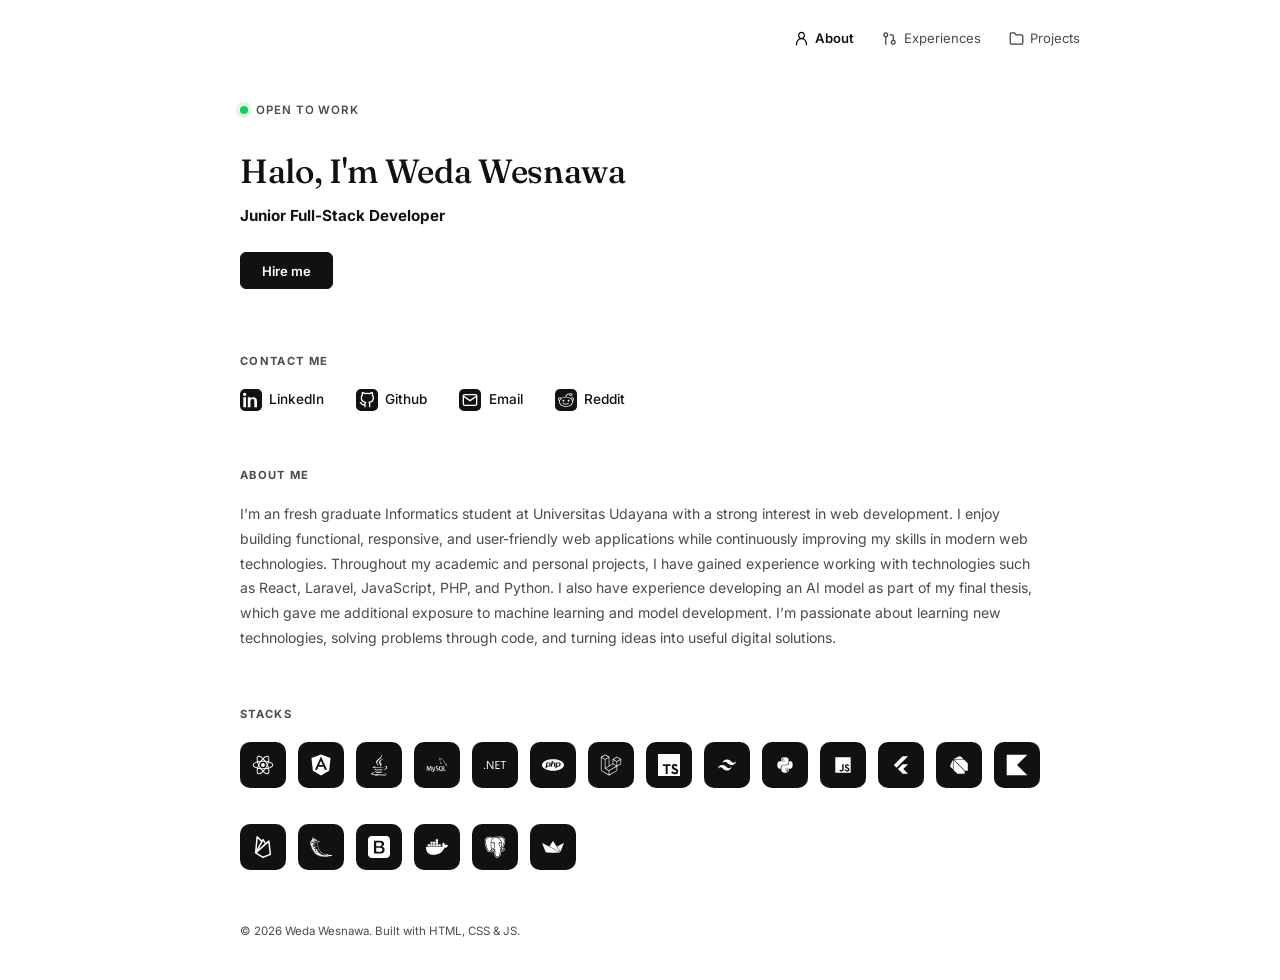
<file: index.html>
<!DOCTYPE html>
<html lang="id">
<head>
<meta charset="UTF-8" />
<meta name="viewport" content="width=device-width, initial-scale=1.0" />
<meta name="color-scheme" content="light dark" />
<title>Wed | About</title>
<meta name="description" content="Portfolio Weda Wesnawa, Junior Full-Stack Web Developer. Passionate about building modern and user-friendly web applications with React, TypeScript, Laravel, and MySQL." />
<meta name="author" content="Weda Wesnawa" />
<link rel="canonical" href="https://wedawesnawa.github.io/porto-wed/" />

<link rel="icon" type="image/svg" href="./assets/icon/icon.svg">
<link rel="preconnect" href="https://fonts.googleapis.com" />
<link rel="preconnect" href="https://fonts.gstatic.com" crossorigin />
<link
  href="https://fonts.googleapis.com/css2?family=Fraunces:wght@450;500;600&family=Inter:wght@400;500;600;700&family=JetBrains+Mono:wght@400;500&display=swap"
  rel="stylesheet"
/>

<meta property="og:type" content="website" />
<meta property="og:url" content="https://wedawesnawa.github.io/porto-wed/" />
<meta property="og:site_name" content="Weda Wesnawa — Portfolio" />
<meta property="og:title" content="Weda Wesnawa, Junior Full-Stack Web Developer" />
<meta property="og:description" content="Portfolio Weda Wesnawa, Junior Full-Stack Web Developer. Passionate about building modern and user-friendly web applications with React, TypeScript, Laravel, and MySQL." />
<meta property="og:image" content="https://wedawesnawa.github.io/porto-wed/assets/pic/person.jpeg" />
<meta property="og:image:width" content="1200" />
<meta property="og:image:height" content="630" />
<meta property="og:locale" content="id_ID" />

<meta name="twitter:card" content="summary_large_image" />
<meta name="twitter:title" content="Weda Wesnawa, Junior Full-Stack Web Developer" />
<meta name="twitter:description" content="Portfolio Weda Wesnawa, Junior Full-Stack Web Developer. Passionate about building modern and user-friendly web applications with React, TypeScript, Laravel, and MySQL." />
<meta name="twitter:image" content="https://wedawesnawa.github.io/porto-wed/assets/pic/person.jpeg" />

<script type="application/ld+json">
{
  "@context": "https://schema.org",
  "@type": "Person",
  "name": "Pande Nyoman Weda Wesnawa",
  "jobTitle": "Junior Full Stack Web Developer",
  "url": "https://wedawesnawa.github.io/porto-wed/",
  "image": "https://wedawesnawa.github.io/porto-wed/assets/pic/person.jpeg",
  "email": "mailto:komangweda360@gmail.com",
  "address": {
    "@type": "PostalAddress",
    "addressRegion": "Bali",
    "addressCountry": "ID"
  },
  "sameAs": [
    "https://linkedin.com/in/wedawesnawa",
    "https://github.com/wedawesnawa"
  ],
  "knowsAbout": ["React", "TypeScript", "Laravel", "MySQL", "Angular", ".NET", "PHP", "Tailwind CSS", "Microsoft SQL Server"]
}
</script>

<link rel="stylesheet" href="css/style.css" />
</head>
<body>

<div id="app" data-loading="true">

  <!-- Skeleton shown while JSON data loads -->
  <div class="skeleton" aria-hidden="true">
    <div class="w-40 bar"></div>
    <div class="bar w-70" style="margin-top:1.5rem;"></div>
    <div class="w-40 bar"></div>
    <div class="bar w-100" style="margin-top:2rem;"></div>
    <div class="bar w-70"></div>
  </div>

  <div class="content">
    <!-- Nav -->
    <nav class="nav">
      <div class="wrap" id="nav-links"></div>
    </nav>

    <!-- Hero -->
    <header class="hero">
      <div class="wrap">
        <p class="status">
          <span class="status-dot" aria-hidden="true"></span>
          <span id="status-label"></span>
        </p>
        <h1 id="hero-greeting"></h1>
        <p class="role" id="hero-role"></p>
        <button class="btn-hire" id="hero-cta" type="button"></button>
      </div>
    </header>

    <!-- Contact -->
    <section class="section" aria-labelledby="contact-label">
      <div class="wrap">
        <p class="section-label" id="contact-label">Contact Me</p>
        <div class="contact-list" id="contact-list"></div>
      </div>
    </section>

    <!-- About -->
    <section class="section" id="about" aria-labelledby="about-label">
      <div class="wrap">
        <p class="section-label" id="about-label">About Me</p>
        <div class="about-text">
          <p id="about-text"></p>
        </div>
      </div>
    </section>

    <!-- Stacks -->
    <section class="section" aria-labelledby="stacks-label">
      <div class="wrap">
        <p class="section-label" id="stacks-label">Stacks</p>
        <div class="stacks-grid" id="stacks-grid"></div>
      </div>
    </section>

    <footer class="footer">
      <div class="wrap" id="footer-text"></div>
    </footer>

    <div class="modal-overlay" id="hire-modal" hidden>
      <div class="modal-backdrop" data-modal-close></div>
      <div class="modal-panel" role="dialog" aria-modal="true" aria-label="Contact card">
        <button class="modal-close" type="button" data-modal-close aria-label="Close">&times;</button>
        <img
          class="modal-image"
          src="assets/pic/cardname.png"
          alt="Kartu nama — informasi kontak"
        />
      </div>
    </div>
  </div>
</div>

<script src="js/main.js"></script>
</body>
</html>
</file>
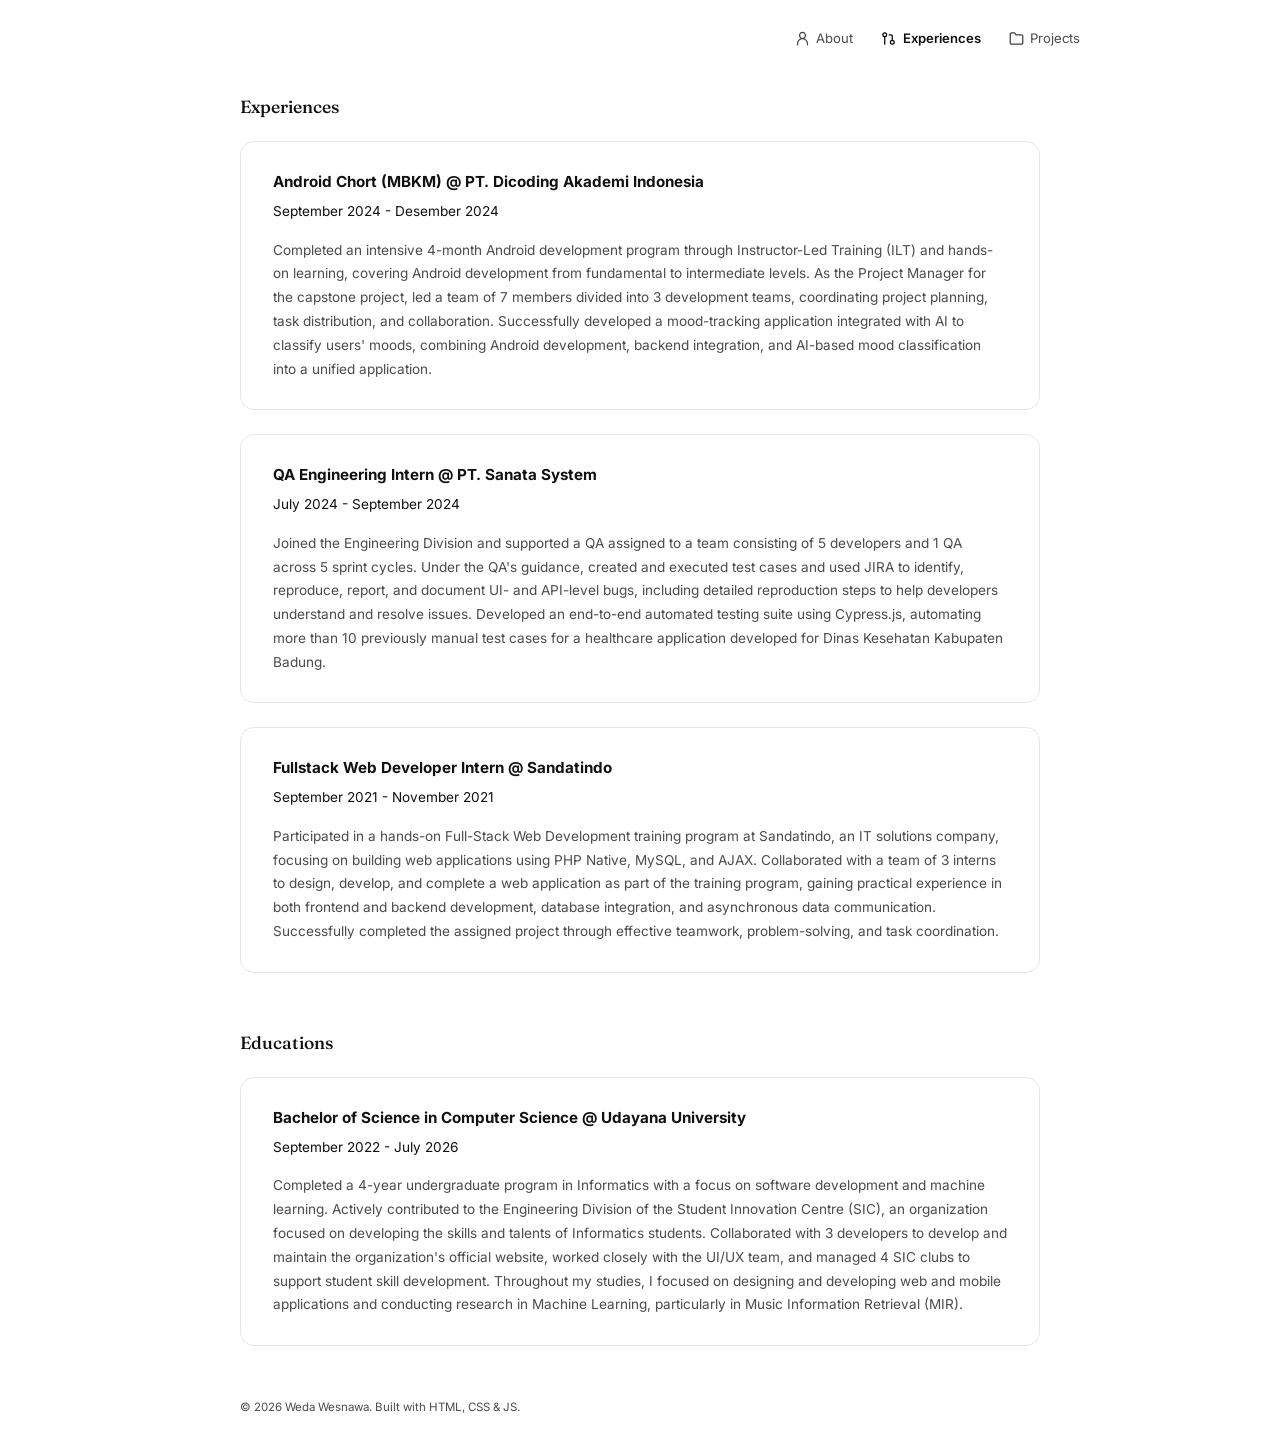
<file: experience.html>
<!DOCTYPE html>
<html lang="id">
<head>
<meta charset="UTF-8" />
<meta name="viewport" content="width=device-width, initial-scale=1.0" />
<meta name="color-scheme" content="light dark" />
<title>Wed | Experience</title>
<meta name="author" content="Weda Wesnawa" />
<link rel="canonical" href="https://wedawesnawa.github.io/porto-wed/" />

<meta property="og:type" content="website" />
<meta property="og:url" content="https://wedawesnawa.github.io/porto-wed/" />
<meta property="og:site_name" content="Weda Wesnawa — Portfolio" />
<meta property="og:title" content="Weda Wesnawa — Junior Full-Stack Web Developer" />
<meta property="og:description" content="Portfolio Weda Wesnawa, Junior Full-Stack Web Developer. Passionate about building modern and user-friendly web applications with React, TypeScript, Laravel, and MySQL." />
<meta property="og:image" content="https://wedawesnawa.github.io/porto-wed/assets/pic/person.jpeg" />
<meta property="og:image:width" content="1200" />
<meta property="og:image:height" content="630" />
<meta property="og:locale" content="id_ID" />

<meta name="twitter:card" content="summary_large_image" />
<meta name="twitter:title" content="Weda Wesnawa — Junior Full-Stack Web Developer" />
<meta name="twitter:description" content="Portfolio Weda Wesnawa, Junior Full-Stack Web Developer. Passionate about building modern and user-friendly web applications with React, TypeScript, Laravel, and MySQL." />
<meta name="twitter:image" content="https://wedawesnawa.github.io/porto-wed/assets/pic/person.jpeg" />

<link rel="icon" type="image/svg" href="./assets/icon/icon.svg">
<link rel="preconnect" href="https://fonts.googleapis.com" />
<link rel="preconnect" href="https://fonts.gstatic.com" crossorigin />
<link
  href="https://fonts.googleapis.com/css2?family=Fraunces:wght@450;500;600&family=Inter:wght@400;500;600;700&family=JetBrains+Mono:wght@400;500&display=swap"
  rel="stylesheet"
/>

<link rel="stylesheet" href="css/style.css" />
</head>
<body>

<div id="app" data-loading="true">

  <!-- Skeleton shown while JSON data loads -->
  <div class="skeleton" aria-hidden="true">
    <div class="w-40 bar"></div>
    <div class="bar w-100" style="margin-top:2rem;"></div>
    <div class="bar w-70"></div>
  </div>

  <div class="content">
    <!-- Nav -->
    <nav class="nav">
      <div class="wrap" id="nav-links"></div>
    </nav>

    <!-- Experience -->
    <section class="section section-first" id="experience" aria-labelledby="exp-label">
      <div class="wrap">
        <h2 class="section-heading" id="exp-label">Experiences</h2>
        <div class="card-list" id="exp-list"></div>
      </div>
    </section>

    <!-- Education -->
    <section class="section" id="education" aria-labelledby="edu-label">
      <div class="wrap">
        <h2 class="section-heading" id="edu-label">Educations</h2>
        <div class="card-list" id="edu-list"></div>
      </div>
    </section>

    <footer class="footer">
      <div class="wrap" id="footer-text"></div>
    </footer>
  </div>
</div>

<script src="js/main.js"></script>
</body>
</html>
</file>
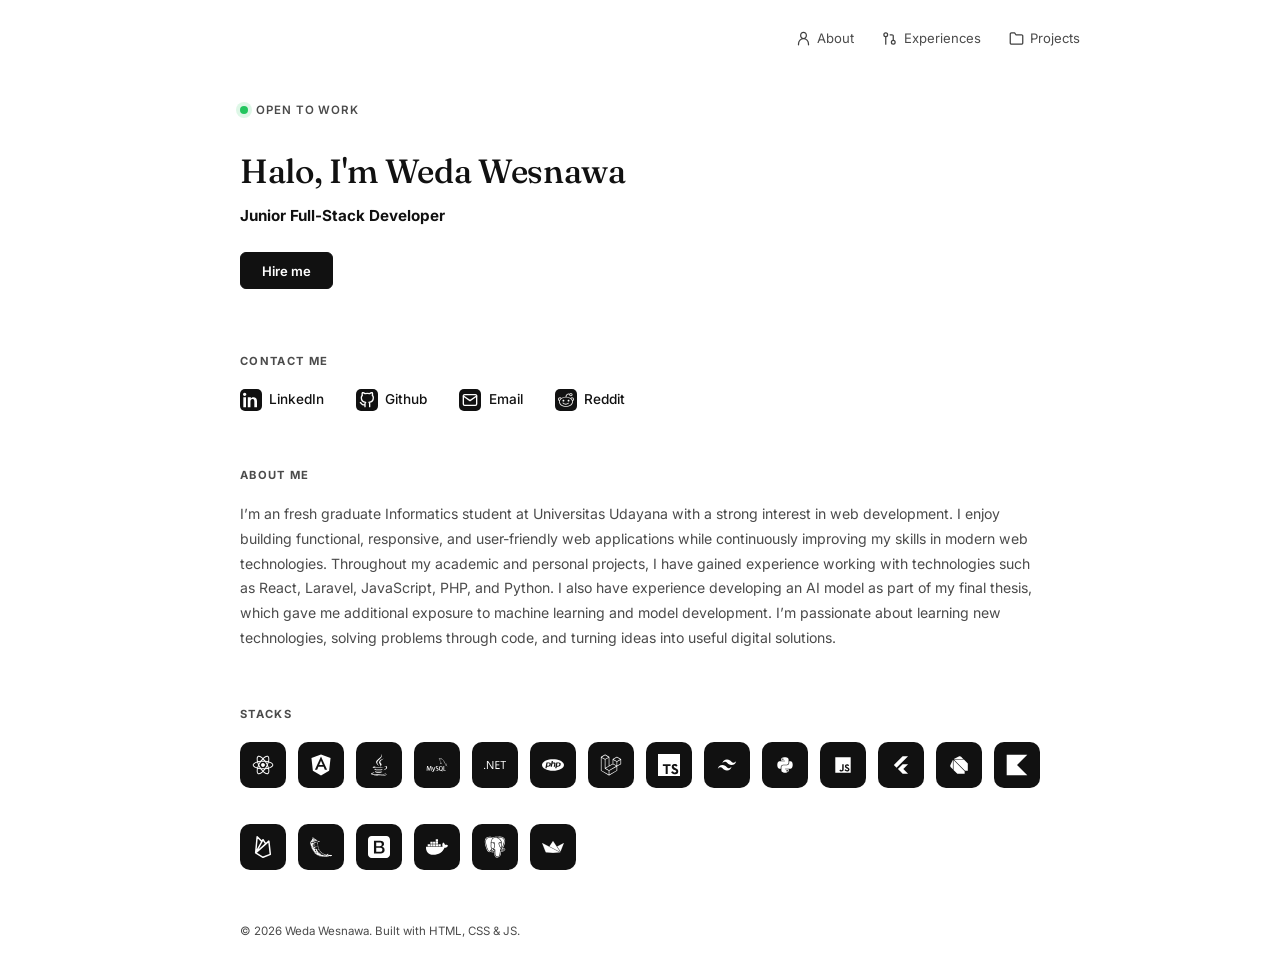
<file: main.html>
<!DOCTYPE html>
<html lang="id">
<head>
<meta charset="UTF-8" />
<meta name="viewport" content="width=device-width, initial-scale=1.0" />
<title>Wed | About</title>
<meta name="description" content="Personal portfolio — Junior Frontend Developer" />

<link rel="icon" type="image/svg" href="/assets/icon/icon.svg">
<link rel="preconnect" href="https://fonts.googleapis.com" />
<link rel="preconnect" href="https://fonts.gstatic.com" crossorigin />
<link
  href="https://fonts.googleapis.com/css2?family=Fraunces:wght@450;500;600&family=Inter:wght@400;500;600;700&family=JetBrains+Mono:wght@400;500&display=swap"
  rel="stylesheet"
/>

<link rel="stylesheet" href="css/style.css" />
</head>
<body>

<div id="app" data-loading="true">

  <!-- Skeleton shown while JSON data loads -->
  <div class="skeleton" aria-hidden="true">
    <div class="w-40 bar"></div>
    <div class="bar w-70" style="margin-top:1.5rem;"></div>
    <div class="w-40 bar"></div>
    <div class="bar w-100" style="margin-top:2rem;"></div>
    <div class="bar w-70"></div>
  </div>

  <div class="content">
    <!-- Nav -->
    <nav class="nav">
      <div class="wrap" id="nav-links"></div>
    </nav>

    <!-- Hero -->
    <header class="hero">
      <div class="wrap">
        <p class="status">
          <span class="status-dot" aria-hidden="true"></span>
          <span id="status-label"></span>
        </p>
        <h1 id="hero-greeting"></h1>
        <p class="role" id="hero-role"></p>
        <button class="btn-hire" id="hero-cta" type="button"></button>
      </div>
    </header>

    <!-- Contact -->
    <section class="section" aria-labelledby="contact-label">
      <div class="wrap">
        <p class="section-label" id="contact-label">Contact Me</p>
        <div class="contact-list" id="contact-list"></div>
      </div>
    </section>

    <!-- About -->
    <section class="section" id="about" aria-labelledby="about-label">
      <div class="wrap">
        <p class="section-label" id="about-label">About Me</p>
        <div class="about-text">
          <p id="about-text"></p>
        </div>
      </div>
    </section>

    <!-- Stacks -->
    <section class="section" aria-labelledby="stacks-label">
      <div class="wrap">
        <p class="section-label" id="stacks-label">Stacks</p>
        <div class="stacks-grid" id="stacks-grid"></div>
      </div>
    </section>

    <footer class="footer">
      <div class="wrap" id="footer-text"></div>
    </footer>

    <div class="modal-overlay" id="hire-modal" hidden>
      <div class="modal-backdrop" data-modal-close></div>
      <div class="modal-panel" role="dialog" aria-modal="true" aria-label="Contact card">
        <button class="modal-close" type="button" data-modal-close aria-label="Close">&times;</button>
        <img
          class="modal-image"
          src="assets/pic/cardname.png"
          alt="Kartu nama — informasi kontak"
        />
      </div>
    </div>
  </div>
</div>

<script src="js/main.js"></script>
</body>
</html>
</file>
<file: css/style.css>
:root {
  color-scheme: light dark;
  --bg: #ffffff;
  --ink: #111111;
  --ink-soft: #4b4b4b;
  --line: #e6e6e6;
  --accent: #22c55e;
  --surface: #f6f6f5;

  --btn-close: #111111;
  --chip-bg: #111111;
  --cta-bg: #111111;
  --cta-bg-hover: #000000;
  --cta-text: #ffffff;
  --media-bg: #111111;
  --card-bg: #ffffff;

  --font-display: "Fraunces", "Georgia", serif;
  --font-body: "Inter", -apple-system, BlinkMacSystemFont, "Segoe UI", sans-serif;
  --font-mono: "JetBrains Mono", "Courier New", monospace;

  --maxw: 880px;
  --gap: clamp(1.25rem, 4vw, 2.5rem);
}

@media (prefers-color-scheme: dark) {
  :root {
    --bg: #111113;
    --ink: #f2f2f0;
    --ink-soft: #a3a3a1;
    --line: #2a2a2c;
    --surface: #1b1b1d;

    --btn-close: #111111;
    --cta-bg: #f2f2f0;
    --cta-bg-hover: #ffffff;
    --cta-text: #111113;
    --media-bg: #2a2a2c;
    --card-bg: #1b1b1d;
  }

  .project-tag img,
  .nav-link svg,
  .nav-link img {
    filter: invert(1);
  }
}

* { box-sizing: border-box; -webkit-tap-highlight-color: transparent;}

html {
  scroll-behavior: smooth;
}

html, body {
  height: 100%;
}

body {
  margin: 0;
  background: var(--bg);
  color: var(--ink);
  font-family: var(--font-body);
  font-size: 15px;
  line-height: 1.6;
  -webkit-font-smoothing: antialiased;
} 

@media (prefers-reduced-motion: reduce) {
  html { scroll-behavior: auto; }
  * { animation-duration: 0.01ms !important; transition-duration: 0.01ms !important; }
}

a {
  color: inherit;
  text-decoration: none;
  -webkit-touch-callout: none;
}

img, svg { display: block; max-width: 100%; }

button { font-family: inherit; }

.wrap {
  max-width: var(--maxw);
  margin: 0 auto;
  padding: 0 var(--gap);
}

/* ---------- Sticky footer layout ---------- */
#app {
  min-height: 100%;
  display: flex;
  flex-direction: column;
}
.content {
  flex: 1;
  display: flex;
  flex-direction: column;
}


/* ---------- Loading state ---------- */
#app[data-loading="true"] .skeleton { display: block; }
#app[data-loading="true"] .content { display: none; }
.skeleton {
  display: none;
  max-width: var(--maxw);
  margin: 0 auto;
  padding: 3.5rem var(--gap);
}
.skeleton .bar {
  height: 12px;
  border-radius: 4px;
  background: linear-gradient(90deg, var(--surface) 25%, #ececea 37%, var(--surface) 63%);
  background-size: 400% 100%;
  animation: shimmer 1.4s ease infinite;
  margin-bottom: 0.75rem;
}
.skeleton .bar.w-40 { width: 40%; height: 22px; }
.skeleton .bar.w-70 { width: 70%; }
.skeleton .bar.w-100 { width: 100%; }
@keyframes shimmer {
  0% { background-position: 100% 0; }
  100% { background-position: -100% 0; }
}

/* ---------- Nav ---------- */
.nav {
  padding: 1.75rem var(--gap) 0;
}
.nav .wrap {
  padding: 0;
  display: flex;
  justify-content: flex-end;
  gap: 1.75rem;
}
.nav-link {
  display: inline-flex;
  align-items: center;
  gap: 0.4rem;
  font-size: 0.82rem;
  color: var(--ink-soft);
  transition: color 0.15s ease;
}
.nav-link svg,
.nav-link img {
  width: 15px;
  height: 15px;
  opacity: 0.75;
}
.nav-link:hover {
  color: var(--ink);
}
.nav-link:hover svg,
.nav-link:hover img { opacity: 1; }
.nav-link.is-active {
  color: var(--ink);
  font-weight: 600;
}
.nav-link.is-active svg,
.nav-link.is-active img { opacity: 1; }

/* ---------- Hero ---------- */
.hero {
  padding: 2.5rem 0 2.25rem;
}
.status {
  display: inline-flex;
  align-items: center;
  gap: 0.5rem;
  font-size: 0.72rem;
  letter-spacing: 0.08em;
  text-transform: uppercase;
  color: var(--ink-soft);
  font-weight: 600;
  margin-bottom: 1.6rem;
}
.status-dot {
  width: 8px;
  height: 8px;
  border-radius: 50%;
  background: var(--accent);
  box-shadow: 0 0 0 4px rgba(34, 197, 94, 0.15);
}

.hero h1 {
  font-family: var(--font-display);
  font-weight: 500;
  font-size: clamp(1.6rem, 4vw, 2.1rem);
  margin: 0 0 0.35rem;
  letter-spacing: -0.01em;
}

.hero .role {
  font-size: 0.95rem;
  font-weight: 700;
  color: var(--ink);
  margin: 0 0 1.5rem;
}

.btn-hire {
  appearance: none;
  border: 1px solid var(--ink);
  background: var(--cta-bg);
  color: var(--cta-text);
  font-size: 0.82rem;
  font-weight: 600;
  padding: 0.6rem 1.3rem;
  border-radius: 6px;
  cursor: pointer;
  transition: transform 0.15s ease, background 0.15s ease;
}
.btn-hire:hover {
  background: var(--cta-bg-hover);
  transform: translateY(-1px);
}
.btn-hire:active { transform: translateY(0); }
.btn-hire:focus-visible {
  outline: 2px solid var(--accent);
  outline-offset: 2px;
}

/* ---------- Section shell ---------- */
.section {
  padding: 1.75rem 0;
  /* border-top: 1px solid var(--line); */
}
.section-first {
  border-top: none;
  padding-top: 2.75rem;
}
.section-label {
  font-size: 0.7rem;
  letter-spacing: 0.12em;
  text-transform: uppercase;
  font-weight: 700;
  color: var(--ink-soft);
  margin: 0 0 1.1rem;
}

.section-heading {
  font-family: var(--font-display);
  font-weight: 500;
  font-size: 1.1rem;
  color: var(--ink);
  margin: 0 0 1.25rem;
}

/* ---------- Contact ---------- */
.contact-list {
  display: flex;
  flex-wrap: wrap;
  gap: 1.5rem 2rem;
}
.contact-item {
  display: inline-flex;
  align-items: center;
  gap: 0.45rem;
  font-size: 0.85rem;
  color: var(--ink);
  font-weight: 500;
  transition: opacity 0.15s ease;
}
.contact-item .icon-badge {
  width: 22px;
  height: 22px;
  border-radius: 5px;
  background: var(--chip-bg);
  display: inline-flex;
  align-items: center;
  justify-content: center;
}
.contact-item .icon-badge svg,
.contact-item .icon-badge img {
  width: 16px;
  height: 16px;
  filter: invert(1);
}
.contact-item:hover { opacity: 0.6; }

/* ---------- About ---------- */
.about-text {
  display: flex;
  gap: 2.5rem;
}
.about-text p {
  margin: 0;
  color: var(--ink-soft);
  font-size: 0.88rem;
  line-height: 1.75;
  /* max-width: 640px; */
}

/* ---------- Stacks ---------- */
.stacks-grid {
  display: flex;
  flex-wrap: wrap;
  gap: 2.25rem 0.75rem;
}
.stack-chip {
  width: 46px;
  height: 46px;
  border-radius: 10px;
  background: var(--chip-bg);
  display: inline-flex;
  align-items: center;
  justify-content: center;
  position: relative;
  transition: transform 0.15s ease;
}
.stack-chip:hover { transform: translateY(-3px); }
.stack-chip svg,
.stack-chip img {
  width: 22px;
  height: 22px;
  filter: invert(1);
}
.stack-chip[data-light="true"] {
  background: var(--chip-bg);
  border: 1px solid var(--line);
}
.stack-chip[data-light="true"] svg,
.stack-chip[data-light="true"] img {
  filter: none;
}
.stack-name {
  position: absolute;
  bottom: -1.6rem;
  left: 50%;
  transform: translateX(-50%);
  font-size: 0.62rem;
  color: var(--ink-soft);
  white-space: nowrap;
  opacity: 0;
  transition: opacity 0.15s ease;
  pointer-events: none;
}
.stack-chip:hover .stack-name { opacity: 1; }

/* ---------- Experience & Education (card list) ---------- */
.card-list {
  display: flex;
  flex-direction: column;
  gap: 1.5rem;
}
.info-card {
  border: 1px solid var(--line);
  border-radius: 14px;
  padding: 1.75rem 2rem;
  transition: border-color 0.15s ease;
}
.info-card:hover {
  border-color: #c9c9c9;
}
.info-card-title {
  font-size: 0.95rem;
  font-weight: 700;
  margin: 0 0 0.4rem;
}
.info-card-period {
  font-size: 0.85rem;
  color: var(--ink);
  margin: 0 0 1rem;
}
.info-card-desc {
  font-size: 0.85rem;
  color: var(--ink-soft);
  margin: 0;
  line-height: 1.75;
  max-width: 760px;
}

/* ---------- Projects ---------- */
.sr-only {
  position: absolute;
  width: 1px;
  height: 1px;
  padding: 0;
  margin: -1px;
  overflow: hidden;
  clip: rect(0, 0, 0, 0);
  white-space: nowrap;
  border: 0;
}

#projects-label{
  margin : 0px !important;
}

.projects-list {
  display: flex;
  flex-direction: column;
  gap: 3rem;
}
.project-block-title {
  /* font-family: var(--font-display); */
  font-size: 1.05rem;
  /* font-weight: 700; */
  font-weight: 500;
  /* font-size: 1.15rem; */
  margin: 0 0 1rem;
  color: var(--ink);
}

.project-block-desc {
  font-size: 0.88rem;
  color: var(--ink);
  line-height: 1.7;
  margin: 1rem 0 0;
  max-width: 760px;
}
.project-media {
  position: relative;
  width: 100%;
  min-height: 340px;
  border-radius: 6px;
  background: var(--media-bg);
  display: flex;
  align-items: center;
  overflow: hidden;
}
.project-media-img {
  width: 100%;
  height: 100%;
  max-height: 560px;
  min-height: 340px;
  object-fit: scale-down;
  border-radius: 6px;
  opacity: 0;
  transition: opacity 0.35s ease;
}
.project-media.is-loaded .project-media-img {
  opacity: 1;
}
.project-media-placeholder {
  font-family: var(--font-display);
  font-weight: 700;
  font-size: clamp(1.3rem, 3vw, 1.75rem);
  line-height: 1.3;
  color: var(--ink);
  margin: 0;
  padding: 2.5rem 2.5rem 2.5rem 3.25rem;
  max-width: 60%;
}

.project-tags-row {
  display: flex;
  flex-wrap: wrap;
  gap: 0.6rem;
  margin: 1.25rem 0 0;
}
.project-tag {
  display: inline-flex;
  align-items: center;
  gap: 0.5rem;
  border: 1px solid var(--line);
  border-radius: 8px;
  padding: 0.45rem 0.9rem;
  font-size: 0.8rem;
  font-weight: 500;
  color: var(--ink);
  background: var(--card-bg);
  transition: border-color 0.15s ease, transform 0.15s ease;
}
.project-tag:hover {
  border-color: #c9c9c9;
  transform: translateY(-1px);
}
.project-tag img {
  width: 16px;
  height: 16px;
  flex-shrink: 0;
}
.project-github-link {
  font-weight: 600;
  color: var(--ink);
  text-decoration: underline;
  text-decoration-color: var(--line);
  text-underline-offset: 2px;
  transition: text-decoration-color 0.15s ease, color 0.15s ease;
}
.project-github-link:hover {
  color: var(--accent);
  text-decoration-color: var(--accent);
}

/* Loading overlay shown while a project GIF/image is still downloading */
.project-media-loading {
  position: absolute;
  inset: 0;
  display: flex;
  flex-direction: column;
  align-items: center;
  justify-content: center;
  gap: 1.1rem;
  transition: opacity 0.3s ease;
}
.project-media.is-loaded .project-media-loading {
  opacity: 0;
  pointer-events: none;
}
.loading-avatar {
  width: 64px;
  height: 64px;
  border-radius: 50%;
  object-fit: cover;
  background: #fff;
  border: 3px solid #fff;
  box-shadow: 0 3px 10px rgba(0, 0, 0, 0.18);
}
.loading-text {
  margin: 0;
  font-weight: 800;
  font-size: 1.5rem;
  letter-spacing: 0.06em;
  color: #fff;
  text-shadow: 0 1px 3px rgba(0, 0, 0, 0.15);
}
.project-media.is-error .loading-avatar {
  display: none;
}
.project-media.is-error .loading-text {
  font-size: 0.85rem;
  font-weight: 600;
  letter-spacing: 0;
  color: var(--ink-soft);
  text-shadow: none;
}

.filter-banner {
  display: flex;
  flex-wrap: wrap;
  align-items: center;
  justify-content: space-between;
  gap: 0.75rem;
  background: var(--surface);
  border: 1px solid var(--line);
  border-radius: 10px;
  padding: 0.85rem 1.1rem;
  margin-bottom: 2rem;
  font-size: 0.85rem;
  color: var(--ink-soft);
}
.filter-banner-text strong { color: var(--ink); }
.filter-clear {
  font-weight: 600;
  color: var(--ink);
  text-decoration: underline;
  text-decoration-color: var(--line);
  text-underline-offset: 2px;
  white-space: nowrap;
  transition: color 0.15s ease, text-decoration-color 0.15s ease;
}
.filter-clear:hover { color: var(--accent); text-decoration-color: var(--accent); }
.projects-empty { font-size: 0.9rem; color: var(--ink-soft); padding: 2rem 0; }

/* ---------- Footer ---------- */
.footer {
  margin-top: auto;
  padding: 1.5rem 0 2.5rem;
  font-size: 0.72rem;
  color: var(--ink-soft);
}

/* ---------- Hire Me modal ---------- */
.modal-overlay {
  position: fixed;
  inset: 0;
  z-index: 100;
  display: flex;
  align-items: center;
  justify-content: center;
  padding: 1.5rem;
  opacity: 0;
  pointer-events: none;
  transition: opacity 0.2s ease;
}
.modal-overlay.is-open {
  opacity: 1;
  pointer-events: auto;
}
.modal-backdrop {
  position: absolute;
  inset: 0;
  background: rgba(0, 0, 0, 0.8);
}
.modal-panel {
  position: relative;
  max-width: 560px;
  width: 100%;
  border-radius: 16px;
  overflow: hidden;
  box-shadow: 0 24px 60px rgba(0, 0, 0, 0.45);
  background: #fff;
  transform: scale(0.96) translateY(8px);
  transition: transform 0.2s ease;
}
.modal-overlay.is-open .modal-panel {
  transform: scale(1) translateY(0);
}
.modal-image {
  width: 100%;
  height: auto;
  display: block;
}
.modal-close {
  position: absolute;
  top: 0.75rem;
  right: 0.75rem;
  width: 32px;
  height: 32px;
  border-radius: 50%;
  border: none;
  background: rgba(255, 255, 255, 0.92);
  color: var(--btn-close);
  font-size: 1.25rem;
  line-height: 1;
  cursor: pointer;
  display: flex;
  align-items: center;
  justify-content: center;
  box-shadow: 0 2px 8px rgba(0, 0, 0, 0.15);
  transition: background 0.15s ease, transform 0.15s ease;
}
.modal-close:hover {
  background: #fff;
  transform: scale(1.06);
}
.modal-close:focus-visible {
  outline: 2px solid var(--accent);
  outline-offset: 2px;
}

/* ---------- 404 page ---------- */
.notfound {
  min-height: 100vh;
  display: flex;
  flex-direction: column;
  align-items: center;
  justify-content: center;
  text-align: center;
  padding: 2rem;
  gap: 0;
}
.notfound-numbers {
  display: flex;
  align-items: center;
  justify-content: center;
  gap: 0.50rem;
  margin-bottom: 2rem;
}
.notfound-digit {
  font-family: var(--font-body);
  font-weight: 900;
  font-size: clamp(4.5rem, 12vw, 6.5rem);
  line-height: 1;
  color: #111111;
}
.notfound-avatar {
  width: clamp(4.5rem, 12vw, 6.5rem);
  height: clamp(4.5rem, 12vw, 6.5rem);
  border-radius: 50%;
  border: 8px solid #111111;
  overflow: hidden;
  display: flex;
  align-items: center;
  justify-content: center;
  background: #fff;
  flex-shrink: 0;
}
.notfound-avatar img {
  width: 100%;
  height: 100%;
  object-fit: cover;
}
.notfound-title {
  font-family: var(--font-body);
  font-weight: 800;
  font-size: clamp(1.5rem, 4vw, 2rem);
  color: black;
  margin: 0 0 0.75rem;
}
.notfound-subtitle {
  font-size: 0.95rem;
  color: #9a9a9a;
  line-height: 1.6;
  margin: 0 0 2rem;
  max-width: 420px;
}
.notfound-btn {
  display: inline-flex;
  align-items: center;
  gap: 0.6rem;
  background: black;
  color: #fff;
  font-weight: 700;
  font-size: 0.95rem;
  padding: 0.9rem 1.75rem;
  border-radius: 10px;
  transition: background 0.15s ease, transform 0.15s ease;
}
.notfound-btn:hover {
  background: #767676;
  transform: translateY(-1px);
}
.notfound-btn:focus-visible {
  outline: 2px solid var(--accent);
  outline-offset: 2px;
}

/* ---------- Responsive ---------- */
@media (max-width: 640px) {
  .nav { padding-top: 1.25rem; }
  .nav .wrap { gap: 1.1rem; }
  .nav-link span { display: none; }
  .about-text { flex-direction: column; }
  .info-card { padding: 1.25rem 1.35rem; }
  .projects-list { gap: 2.25rem; }
  .project-media { min-height: 220px; }
  .project-media-img { min-height: 220px; }
  .project-media-placeholder { max-width: 100%; padding: 1.5rem; font-size: 1.15rem; }
  .contact-list { gap: 1rem 1.5rem; }
}


@media (max-width: 480px) {
  .notfound-numbers { gap: 0.4rem; }
  .notfound-avatar { border-width: 4px; }
  .notfound-btn { padding: 0.7rem 1.2rem; font-size: 0.7rem}
  .notfound-btn img { width: 16px; height: 16px;}
}

@media (max-width: 400px) {
  .stack-chip { width: 42px; height: 42px; }
}
</file>
